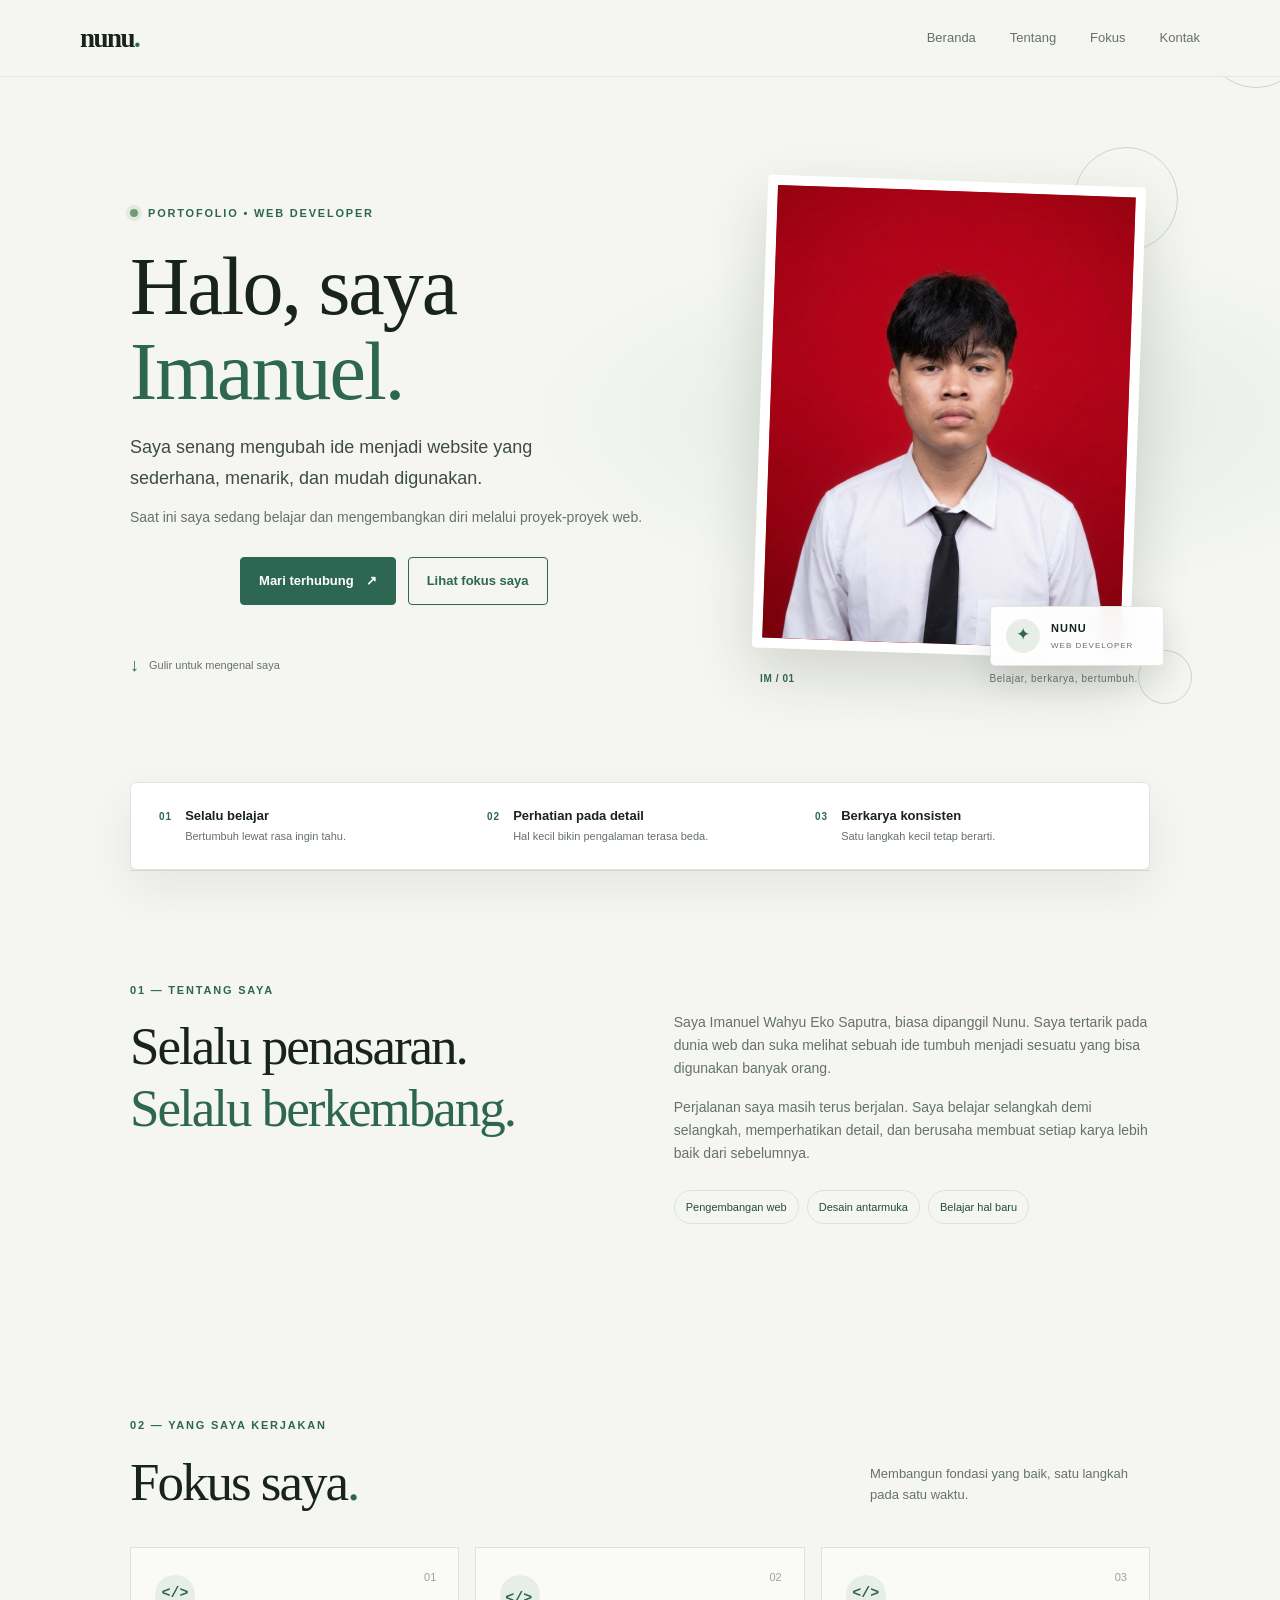
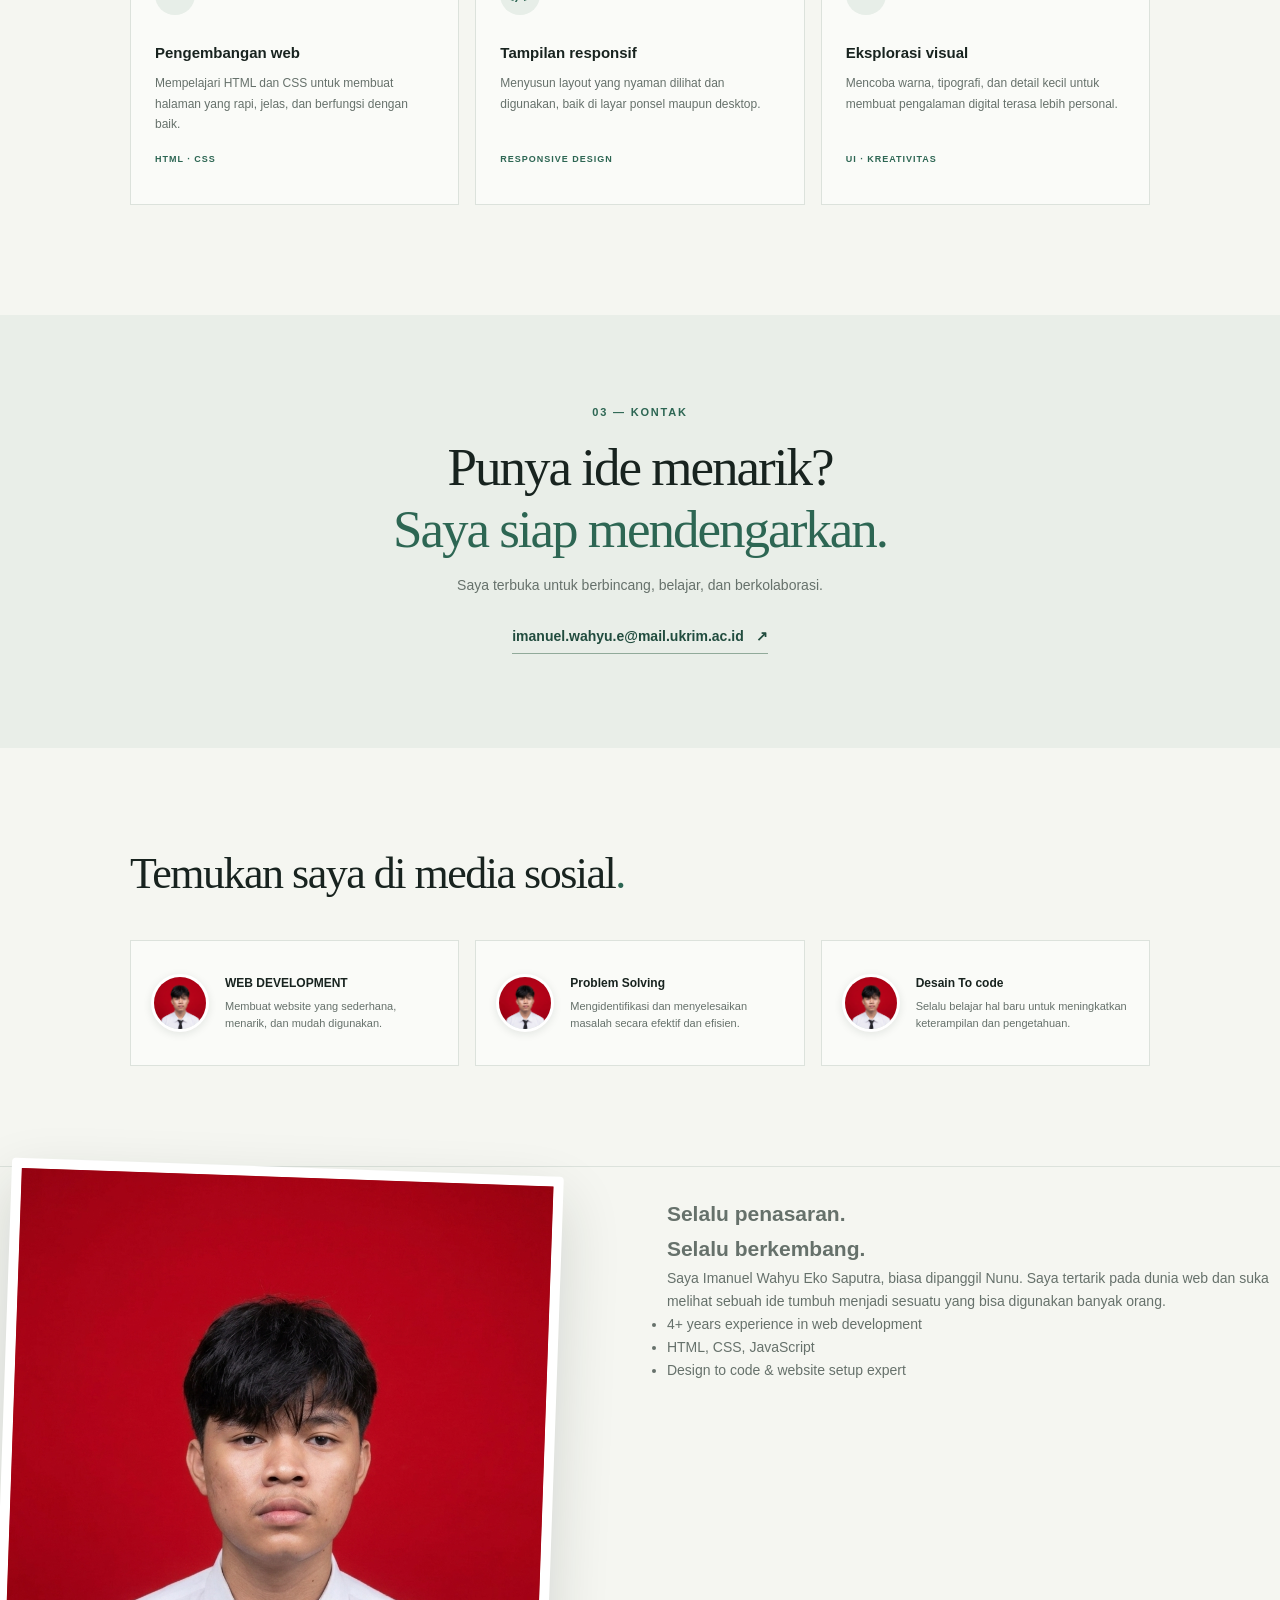
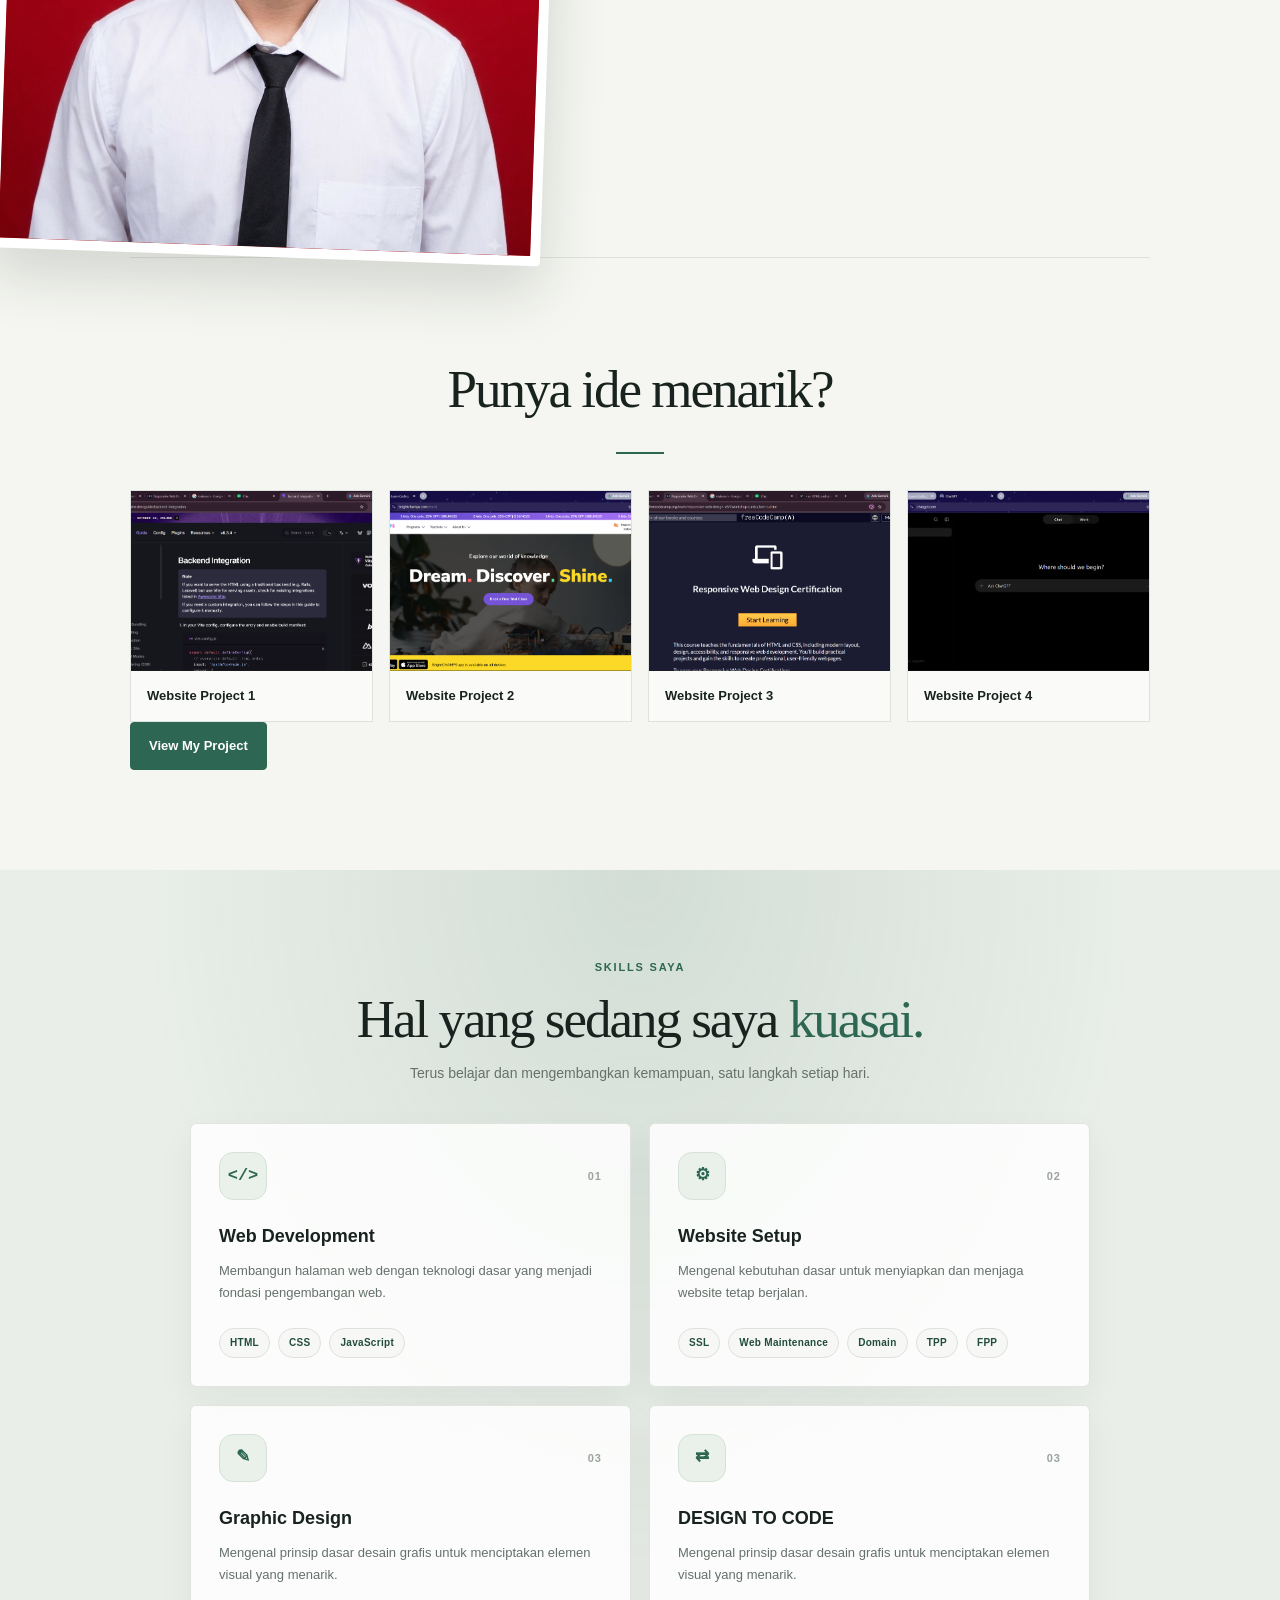
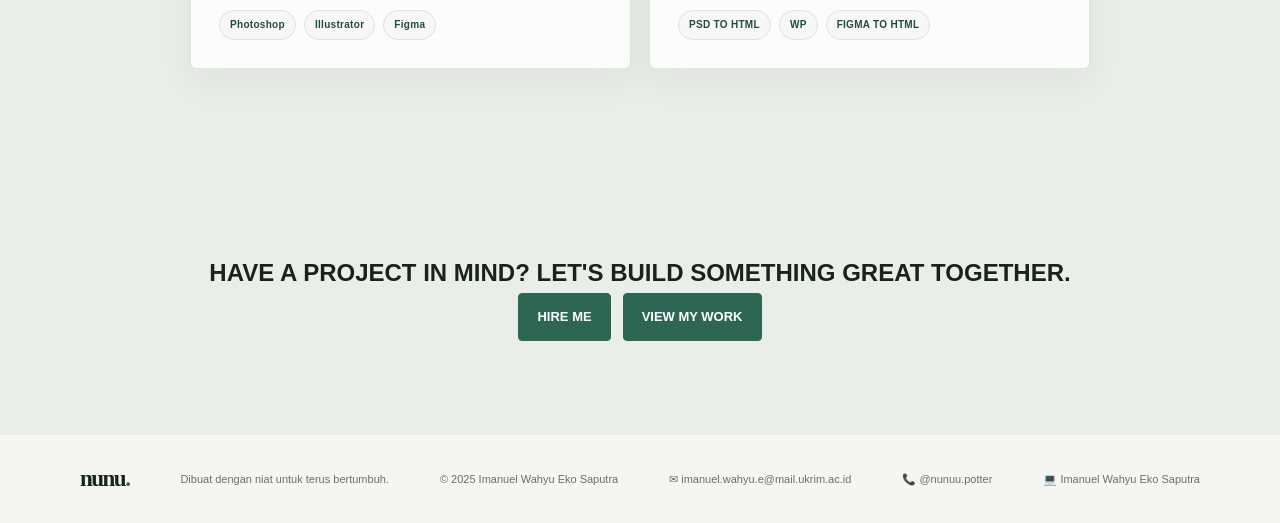
<file: index.html>
<!DOCTYPE html>
<html lang="id">
<head>
    <meta charset="UTF-8">
    <meta name="viewport" content="width=device-width, initial-scale=1.0">
    <meta name="theme-color" content="#f5f6f1">
    <meta name="description" content="Portofolio Imanuel Wahyu Eko Saputra, web developer yang senang membuat pengalaman web yang sederhana dan bermanfaat.">
    <title>Nunu — Web Developer</title>
    <link rel="stylesheet" href="style.css">
</head>
<body>
    <header class="navbar">
        <div class="header-content">
            <a href="#home" class="logo" aria-label="Nunu, kembali ke beranda">nunu<span>.</span></a>
            <nav class="nav-links" aria-label="Navigasi utama">
                <a href="#home">Beranda</a>
                <a href="#about">Tentang</a>
                <a href="#work">Fokus</a>
                <a href="#contact">Kontak</a>
            </nav>
        </div>
    </header>

    <main>
        <section id="home" class="hero">
            <div class="hero-content">
                <div class="hero-copy">
                    <p class="eyebrow"><span class="status-dot"></span> PORTOFOLIO • WEB DEVELOPER</p>
                    <h1>Halo, saya<br><span>Imanuel.</span></h1>
                    <p class="hero-intro">Saya senang mengubah ide menjadi website yang sederhana, menarik, dan mudah digunakan.</p>
                    <p class="hero-desc">Saat ini saya sedang belajar dan mengembangkan diri melalui proyek-proyek web.</p>
                    <div class="button-container">
                        <a href="#contact" class="btn">Mari terhubung <span aria-hidden="true">↗</span></a>
                        <a href="#work" class="btn btn-secondary">Lihat fokus saya</a>
                    </div>
                    <a class="scroll-cue" href="#about"><span aria-hidden="true">↓</span> Gulir untuk mengenal saya</a>
                </div>

                <div class="hero-visual">
                    <div class="photo-frame">
                        <img src="imgnunu/IMANUEL WAHYU EKO SAPUTRA_2642102190.jpg.png" alt="Foto Imanuel Wahyu Eko Saputra">
                    </div>
                    <div class="photo-caption"><span>IM / 01</span><span>Belajar, berkarya, bertumbuh.</span></div>
                    <div class="photo-badge">
                        <span class="photo-badge-mark" aria-hidden="true">✦</span>
                        <span><strong>NUNU</strong><small>WEB DEVELOPER</small></span>
                    </div>
                    <span class="decor decor-one" aria-hidden="true"></span>
                    <span class="decor decor-two" aria-hidden="true"></span>
                </div>
            </div>
        </section>

        <div class="values-strip" aria-label="Nilai dalam berkarya">
            <div class="value-item">
                <span class="value-number">01</span>
                <div><h2>Selalu belajar</h2><p>Bertumbuh lewat rasa ingin tahu.</p></div>
            </div>
            <div class="value-item">
                <span class="value-number">02</span>
                <div><h2>Perhatian pada detail</h2><p>Hal kecil bikin pengalaman terasa beda.</p></div>
            </div>
            <div class="value-item">
                <span class="value-number">03</span>
                <div><h2>Berkarya konsisten</h2><p>Satu langkah kecil tetap berarti.</p></div>
            </div>
        </div>

        <section id="about" class="section about-section">
            <div class="section-heading">
                <p class="eyebrow">01 — TENTANG SAYA</p>
                <h2>Selalu penasaran.<br><span>Selalu berkembang.</span></h2>
            </div>
            <div class="about-copy">
                <p>Saya Imanuel Wahyu Eko Saputra, biasa dipanggil Nunu. Saya tertarik pada dunia web dan suka melihat sebuah ide tumbuh menjadi sesuatu yang bisa digunakan banyak orang.</p>
                <p>Perjalanan saya masih terus berjalan. Saya belajar selangkah demi selangkah, memperhatikan detail, dan berusaha membuat setiap karya lebih baik dari sebelumnya.</p>
                <div class="interest-list" aria-label="Bidang yang saya minati">
                    <span>Pengembangan web</span>
                    <span>Desain antarmuka</span>
                    <span>Belajar hal baru</span>
                </div>
            </div>
        </section>

        <section id="work" class="section focus-section">
            <div class="section-title-row">
                <div class="section-heading">
                    <p class="eyebrow">02 — YANG SAYA KERJAKAN</p>
                    <h2>Fokus saya<span>.</span></h2>
                </div>
                <p class="section-note">Membangun fondasi yang baik, satu langkah pada satu waktu.</p>
            </div>
            <div class="focus-grid">
                <article class="focus-card">
                    <span class="card-number">01</span>
                    <div class="card-icon" aria-hidden="true">&lt;/&gt;</div>
                    <h3>Pengembangan web</h3>
                    <p>Mempelajari HTML dan CSS untuk membuat halaman yang rapi, jelas, dan berfungsi dengan baik.</p>
                    <span class="card-tag">HTML · CSS</span>
                </article>
                <article class="focus-card">
                    <span class="card-number">02</span>
                    <div class="card-icon card-icon-grid" aria-hidden="true">&lt;/&gt;</div>
                    <h3>Tampilan responsif</h3>
                    <p>Menyusun layout yang nyaman dilihat dan digunakan, baik di layar ponsel maupun desktop.</p>
                    <span class="card-tag">RESPONSIVE DESIGN</span>
                </article>
                <article class="focus-card">
                    <span class="card-number">03</span>
                    <div class="card-icon" aria-hidden="true">&lt;/&gt;</div>
                    <h3>Eksplorasi visual</h3>
                    <p>Mencoba warna, tipografi, dan detail kecil untuk membuat pengalaman digital terasa lebih personal.</p>
                    <span class="card-tag">UI · KREATIVITAS</span>
                </article>
            </div>
        </section>

        <section id="contact" class="contact-section">
            <div class="contact-inner">
                <p class="eyebrow">03 — KONTAK</p>
                <h2>Punya ide menarik?<br><span>Saya siap mendengarkan.</span></h2>
                <p>Saya terbuka untuk berbincang, belajar, dan berkolaborasi.</p>
                <a class="contact-link" href="mailto:imanuel.wahyu.e@mail.ukrim.ac.id">imanuel.wahyu.e@mail.ukrim.ac.id <span aria-hidden="true">↗</span></a>
            </div>
        </section>
        <section class="place-holder-section">
            <div class="social-inner">
                <h2>Temukan saya di media sosial<span>.</span></h2>
                <span class="social-links"></span>
                
                <div class="service-grid">
                    <div class="service">
                        <div>
                            <img src="imgnunu/IMANUEL WAHYU EKO SAPUTRA_2642102190.jpg.png" alt="Foto Imanuel Wahyu Eko Saputra" class="social-icon">
                        </div>
                        <h3>WEB DEVELOPMENT</h3>
                        <p>Membuat website yang sederhana, menarik, dan mudah digunakan.</p>
                    </div>
                    <div class="service">
                        <div class="placeholder service-img">
                            <img src="imgnunu/IMANUEL WAHYU EKO SAPUTRA_2642102190.jpg.png" alt="Foto Imanuel Wahyu Eko Saputra" class="social-icon">
                        </div>
                        <h3>Problem Solving</h3>
                        <p>Mengidentifikasi dan menyelesaikan masalah secara efektif dan efisien.</p>
                    </div>
                    <div class="service">
                        <div class="placeholder service-img">
                            <img src="imgnunu/IMANUEL WAHYU EKO SAPUTRA_2642102190.jpg.png" alt="Foto Imanuel Wahyu Eko Saputra" class="social-icon">
                        </div>
                        <h3>Desain To code</h3>
                        <p>Selalu belajar hal baru untuk meningkatkan keterampilan dan pengetahuan.</p>
                    </div>
                </div>
            </div>
        </section>
        <section class="about-section">
            <div class="about-photo photo-frame">
                <img src="imgnunu/IMANUEL WAHYU EKO SAPUTRA_2642102190.jpg.png" alt="Foto Imanuel Wahyu Eko Saputra">
            </div>
            <div class="about-copy">
                <h2>Selalu penasaran.<br><span>Selalu berkembang.</span></h2>
                <span class="decor decor-one" aria-hidden="true"></span>
                <p>Saya Imanuel Wahyu Eko Saputra, biasa dipanggil Nunu. Saya tertarik pada dunia web dan suka melihat sebuah ide tumbuh menjadi sesuatu yang bisa digunakan banyak orang.</p>
                <ul class="check-list">
                    <li>4+ years experience in web development</li>
                    <li>HTML, CSS, JavaScript</li>
                    <li>Design to code &amp; website setup expert</li>
                </ul>
            </div>
        </section>
        <section class="Portofolio" id="portfolio">
                <h2>Punya ide menarik?</h2>
                <span class="short-line center-line"></span>
                <div class="portofolio-grid">
                    <a href="https://vite.dev/guide/backend-integration">
                        <div class="placeholder project-img">
                            <img src="imgnunu/Screenshot 2026-11-02 181308.png" alt="Project 1" class="project-img">
                        </div>
                        <h3>Website Project 1</h3>
                    </a>
                    <a href="https://brightchamps.com/en-id">
                        <div class="placeholder project-img">
                            <img src="imgnunu/brightchamps.png" alt="Project 2" class="project-img">
                        </div>
                        <h3>Website Project 2</h3>
                    </a>
                    <a href="https://www.freecodecamp.org/learn/responsive-web-design-v9/#workshop-curriculum-outline">
                        <div class="placeholder project-img">
                            <img src="imgnunu/Screenshot 2026-11-02 181150.png" alt="Project 3" class="project-img">
                        </div>
                        <h3>Website Project 3</h3>
                    </a>
                    <a href="https://chatgpt.com/">
                        <div class="placeholder project-img">
                            <img src="imgnunu/chatgpt.png" alt="Project 4" class="project-img">
                        </div>
                        <h3>Website Project 4</h3>
                    </a>
                </div>
                <div class="center-button">
                    <a href="https://chatgpt.com/" class="btn">View My Project</a>
                </div>
        </section>
        <section class="skills-section" aria-labelledby="skills-title">
            <div class="skills-heading">
                <p class="eyebrow">SKILLS SAYA</p>
                <h2 id="skills-title">Hal yang sedang saya <span>kuasai.</span></h2>
                <p>Terus belajar dan mengembangkan kemampuan, satu langkah setiap hari.</p>
            </div>
            <div class="skills-grid">
                <article class="skill-card">
                    <div class="skill-card-top">
                        <span class="skill-icon" aria-hidden="true">&lt;/&gt;</span>
                        <span class="skill-number">01</span>
                    </div>
                    <h3>Web Development</h3>
                    <p>Membangun halaman web dengan teknologi dasar yang menjadi fondasi pengembangan web.</p>
                    <div class="skill-tags" aria-label="Teknologi web">
                        <span>HTML</span>
                        <span>CSS</span>
                        <span>JavaScript</span>
                    </div>
                </article>
                <article class="skill-card">
                    <div class="skill-card-top">
                        <span class="skill-icon" aria-hidden="true">&#9881;</span>
                        <span class="skill-number">02</span>
                    </div>
                    <h3>Website Setup</h3>
                    <p>Mengenal kebutuhan dasar untuk menyiapkan dan menjaga website tetap berjalan.</p>
                    <div class="skill-tags" aria-label="Website setup">
                        <span>SSL</span>
                        <span>Web Maintenance</span>
                        <span>Domain</span>
                        <span>TPP</span>
                        <span>FPP</span>
                    </div>
                </article>
                <article class="skill-card">
                    <div class="skill-card-top">
                        <span class="skill-icon" aria-hidden="true">&#9998;</span>
                        <span class="skill-number">03</span>
                    </div>
                    <h3>Graphic Design</h3>
                    <p>Mengenal prinsip dasar desain grafis untuk menciptakan elemen visual yang menarik.</p>
                    <div class="skill-tags" aria-label="Graphic design">
                        <span>Photoshop</span>
                        <span>Illustrator</span>
                        <span>Figma</span>
                    </div>
                </article>
                <article class="skill-card">
                    <div class="skill-card-top">
                        <span class="skill-icon" aria-hidden="true">&#8644;</span>
                        <span class="skill-number">03</span>
                    </div>
                    <h3>DESIGN TO CODE</h3>
                    <p>Mengenal prinsip dasar desain grafis untuk menciptakan elemen visual yang menarik.</p>
                    <div class="skill-tags" aria-label="Graphic design">
                        <span>PSD TO HTML</span>
                        <span>WP</span>
                        <span>FIGMA TO HTML</span>
                    </div>
                </article>
            </div>
        </section>
        <section class="contact-section">
            <h2>HAVE A PROJECT IN MIND? LET'S BUILD SOMETHING GREAT TOGETHER.</h2>
            <div class="button-container">
                <a href="#contact " class="btn btn-white">HIRE ME</a>
                <a href="#work" class="btn btn-white">VIEW MY WORK</a>
            </div>
        </section>
    </main>
    <footer class="site-footer">
        <a href="#home" class="logo">nunu<span>.</span></a>
        <p>Dibuat dengan niat untuk terus bertumbuh.</p>
        <span>© 2025 Imanuel Wahyu Eko Saputra</span>
        <p><span class="icon">&#9993;</span>
        <a href="mailto:imanuel.wahyu.e@mail.ukrim.ac.id">imanuel.wahyu.e@mail.ukrim.ac.id</a>
        </p>
        <p><span class="icon">&#128222;</span>
        <a href="https://www.instagram.com/nunuu.potter" target="_blank">@nunuu.potter</a>
        </p>
        <p><span class="icon">&#128187;</span>
        <a href="https://www.facebook.com/share/1CA7paibaE/" target="_blank">Imanuel Wahyu Eko Saputra</a>
        </p>
    </footer>
</body>
</html>
</file>
<file: style.css>
:root {
  color-scheme: light;
  --ink: #18231f;
  --muted: #66716b;
  --paper: #f5f6f1;
  --surface: #fff;
  --accent: #2d6653;
  --accent-dark: #214c3e;
  --line: #dce2dc;
}

* {
  box-sizing: border-box;
  margin: 0;
  padding: 0;
}

html {
  scroll-behavior: smooth;
  scroll-padding-top: 90px;
}

body {
  min-width: 320px;
  background: var(--paper);
  color: var(--ink);
  font-family: "Trebuchet MS", Arial, sans-serif;
  line-height: 1.65;
}

a {
  color: inherit;
  text-decoration: none;
}

a:focus-visible {
  outline: 3px solid #7aa994;
  outline-offset: 4px;
}

.navbar {
  position: sticky;
  top: 0;
  z-index: 10;
  border-bottom: 1px solid rgb(220 226 220 / 75%);
  background: rgb(245 246 241 / 90%);
  backdrop-filter: blur(14px);
}

.header-content {
  display: flex;
  width: min(1120px, calc(100% - 48px));
  min-height: 76px;
  margin: 0 auto;
  align-items: center;
  justify-content: space-between;
  gap: 28px;
}

.logo {
  color: var(--ink);
  font-family: Georgia, "Times New Roman", serif;
  font-size: 27px;
  font-weight: 700;
  letter-spacing: -1.5px;
}

.logo span,
.section-heading h2 span {
  color: var(--accent);
}

.nav-links {
  display: flex;
  align-items: center;
  gap: 34px;
  color: var(--muted);
  font-size: 13px;
}

.nav-links a {
  position: relative;
  padding: 8px 0;
  transition: color 160ms ease;
}

.nav-links a::after {
  position: absolute;
  right: 0;
  bottom: 3px;
  left: 0;
  height: 1px;
  background: var(--accent);
  content: "";
  transform: scaleX(0);
  transform-origin: left;
  transition: transform 160ms ease;
}

.nav-links a:hover,
.nav-links a:focus-visible {
  color: var(--accent);
}

.nav-links a:hover::after,
.nav-links a:focus-visible::after {
  transform: scaleX(1);
}

.hero {
  display: flex;
  min-height: min(740px, calc(100svh - 76px));
  padding: 78px 24px 88px;
  align-items: center;
  overflow: hidden;
  background:
    radial-gradient(ellipse at 76% 46%, rgb(45 102 83 / 9%), transparent 33%),
    var(--paper);
}

.hero-content {
  display: grid;
  width: min(1020px, 100%);
  margin: 0 auto;
  grid-template-columns: minmax(0, 1fr) minmax(280px, 390px);
  align-items: center;
  column-gap: clamp(48px, 8vw, 112px);
  animation: rise-in 600ms ease-out both;
}

.hero-copy {
  padding: 12px 0;
}

.eyebrow {
  color: var(--accent);
  font-size: 11px;
  font-weight: 700;
  letter-spacing: 1.8px;
}

.hero-copy .eyebrow {
  display: flex;
  align-items: center;
  gap: 10px;
}

.status-dot {
  width: 8px;
  height: 8px;
  border-radius: 50%;
  background: #6d9d78;
  box-shadow: 0 0 0 4px rgb(109 157 120 / 14%);
}

.hero h1,
.section-heading h2,
.contact-inner h2 {
  font-family: Georgia, "Times New Roman", serif;
  font-weight: 500;
  letter-spacing: -2px;
}

.hero h1 {
  margin: 22px 0 18px;
  font-size: clamp(58px, 7vw, 82px);
  line-height: 1.04;
}

.hero h1 span,
.section-heading h2 span,
.contact-inner h2 span {
  color: var(--accent);
}

.hero-intro {
  max-width: 460px;
  color: #3f4b44;
  font-size: 18px;
  line-height: 1.7;
}

.hero-desc {
  margin: 12px 0 28px;
  color: var(--muted);
  font-size: 14px;
}

.button-container {
  display: flex;
  flex-wrap: wrap;
  gap: 12px;
}

.btn {
  display: inline-flex;
  min-height: 48px;
  padding: 11px 18px;
  align-items: center;
  justify-content: center;
  gap: 12px;
  border: 1px solid var(--accent);
  border-radius: 4px;
  background: var(--accent);
  color: var(--surface);
  font-size: 13px;
  font-weight: 700;
  transition: background-color 160ms ease, border-color 160ms ease, transform 160ms ease;
}

.btn:hover,
.btn:focus-visible {
  transform: translateY(-2px);
  border-color: var(--accent-dark);
  background: var(--accent-dark);
}

.btn-secondary {
  background: transparent;
  color: var(--accent);
}

.btn-secondary:hover,
.btn-secondary:focus-visible {
  background: #e8eee9;
}

.scroll-cue {
  display: inline-flex;
  margin-top: 46px;
  align-items: center;
  gap: 10px;
  color: var(--muted);
  font-size: 11px;
}

.scroll-cue span {
  color: var(--accent);
  font-size: 18px;
}

.hero-visual {
  position: relative;
  width: 100%;
  padding: 18px 12px 34px 0;
}

.photo-frame {
  position: relative;
  z-index: 1;
  width: 100%;
  aspect-ratio: 4 / 5;
  overflow: hidden;
  border: 10px solid var(--surface);
  border-radius: 4px;
  background: #a90d17;
  box-shadow: 0 24px 60px rgb(24 35 31 / 16%);
  transform: rotate(2deg);
  transition: transform 240ms ease, box-shadow 240ms ease;
}

.photo-frame:hover {
  box-shadow: 0 30px 70px rgb(24 35 31 / 22%);
  transform: rotate(0) translateY(-4px);
}

.photo-frame img {
  display: block;
  width: 100%;
  height: 100%;
  object-fit: cover;
  object-position: center 34%;
}

.photo-caption {
  position: relative;
  z-index: 2;
  display: flex;
  margin-top: 18px;
  justify-content: space-between;
  gap: 12px;
  color: var(--muted);
  font-size: 10px;
  letter-spacing: 0.6px;
}

.photo-caption span:first-child {
  color: var(--accent);
  font-weight: 700;
}

.photo-badge {
  position: absolute;
  right: -14px;
  bottom: 56px;
  z-index: 3;
  display: flex;
  min-width: 174px;
  padding: 12px 15px;
  align-items: center;
  gap: 11px;
  border: 1px solid rgb(220 226 220 / 85%);
  border-radius: 5px;
  background: rgb(255 255 255 / 94%);
  box-shadow: 0 14px 34px rgb(24 35 31 / 13%);
  backdrop-filter: blur(10px);
}

.photo-badge-mark {
  display: grid;
  width: 34px;
  height: 34px;
  place-items: center;
  border-radius: 50%;
  background: #e7eee8;
  color: var(--accent);
  font-size: 17px;
}

.photo-badge strong,
.photo-badge small {
  display: block;
}

.photo-badge strong {
  font-size: 11px;
  letter-spacing: 1px;
}

.photo-badge small {
  margin-top: 2px;
  color: var(--muted);
  font-size: 8px;
  letter-spacing: 1px;
}

.decor {
  position: absolute;
  display: block;
  border: 1px solid rgb(45 102 83 / 22%);
  border-radius: 50%;
}

.decor-one {
  top: -16px;
  right: -28px;
  width: 104px;
  height: 104px;
}

.decor-two {
  right: -42px;
  bottom: 18px;
  width: 54px;
  height: 54px;
  background: var(--paper);
}

.values-strip {
  position: relative;
  z-index: 2;
  display: grid;
  width: min(1020px, calc(100% - 48px));
  margin: -35px auto 0;
  padding: 24px 28px;
  grid-template-columns: repeat(3, minmax(0, 1fr));
  gap: 22px;
  border: 1px solid rgb(220 226 220 / 90%);
  border-radius: 6px;
  background: rgb(255 255 255 / 94%);
  box-shadow: 0 18px 48px rgb(24 35 31 / 7%);
}

.value-item {
  display: flex;
  min-width: 0;
  align-items: flex-start;
  gap: 13px;
}

.value-number {
  padding-top: 2px;
  color: var(--accent);
  font-size: 10px;
  font-weight: 700;
  letter-spacing: 1px;
}

.value-item h2 {
  margin-bottom: 3px;
  font-size: 13px;
  line-height: 1.4;
}

.value-item p {
  color: var(--muted);
  font-size: 11px;
  line-height: 1.5;
}

.section {
  width: min(1020px, calc(100% - 48px));
  margin: 0 auto;
  padding: 110px 0;
}

.about-section {
  display: grid;
  grid-template-columns: minmax(0, 0.9fr) minmax(0, 1fr);
  gap: clamp(40px, 9vw, 120px);
  border-top: 1px solid var(--line);
}

.section-heading h2,
.contact-inner h2 {
  margin-top: 16px;
  font-size: clamp(36px, 4.7vw, 53px);
  line-height: 1.17;
}

.about-copy {
  padding-top: 30px;
  color: var(--muted);
  font-size: 14px;
}

.about-copy p + p {
  margin-top: 16px;
}

.interest-list {
  display: flex;
  margin-top: 25px;
  flex-wrap: wrap;
  gap: 8px;
}

.interest-list span {
  padding: 7px 11px;
  border: 1px solid var(--line);
  border-radius: 30px;
  color: var(--accent-dark);
  font-size: 11px;
}

.focus-section {
  padding-top: 82px;
}

.section-title-row {
  display: flex;
  margin-bottom: 34px;
  align-items: end;
  justify-content: space-between;
  gap: 30px;
}

.section-note {
  max-width: 280px;
  padding-bottom: 7px;
  color: var(--muted);
  font-size: 13px;
}

.focus-grid {
  display: grid;
  grid-template-columns: repeat(3, minmax(0, 1fr));
  gap: 16px;
}

.focus-card {
  position: relative;
  min-height: 258px;
  padding: 27px 24px 24px;
  border: 1px solid var(--line);
  background: rgb(255 255 255 / 55%);
  transition: border-color 180ms ease, transform 180ms ease, box-shadow 180ms ease;
}

.focus-card:hover {
  transform: translateY(-4px);
  border-color: #b8c9bd;
  box-shadow: 0 16px 34px rgb(24 35 31 / 6%);
}

.card-number {
  position: absolute;
  top: 20px;
  right: 22px;
  color: #9aa49d;
  font-size: 11px;
}

.card-icon {
  display: flex;
  width: 40px;
  height: 40px;
  margin-bottom: 26px;
  align-items: center;
  justify-content: center;
  border-radius: 50%;
  background: #e7eee8;
  color: var(--accent);
  font-family: Consolas, monospace;
  font-size: 15px;
  font-weight: 700;
}

.card-icon-grid {
  display: grid;
  padding: 12px;
  grid-template-columns: repeat(2, 1fr);
  gap: 3px;
}

.card-icon-grid span {
  border-radius: 1px;
  background: var(--accent);
}

.focus-card h3 {
  margin-bottom: 8px;
  font-size: 15px;
  font-weight: 700;
}

.focus-card p {
  min-height: 63px;
  color: var(--muted);
  font-size: 12px;
  line-height: 1.7;
}

.card-tag {
  display: inline-block;
  margin-top: 16px;
  color: var(--accent);
  font-size: 9px;
  font-weight: 700;
  letter-spacing: 1px;
}

.contact-section {
  padding: 88px 24px 94px;
  background: #e9eee8;
  text-align: center;
}

.contact-inner h2 {
  margin: 15px 0 14px;
}

.contact-inner > p:not(.eyebrow) {
  color: var(--muted);
  font-size: 14px;
}

.contact-link {
  display: inline-flex;
  margin-top: 28px;
  padding-bottom: 5px;
  align-items: center;
  gap: 12px;
  border-bottom: 1px solid #91aa9a;
  color: var(--accent-dark);
  font-size: 14px;
  font-weight: 700;
  transition: color 160ms ease, border-color 160ms ease;
}

.contact-link:hover {
  border-color: var(--ink);
  color: var(--ink);
}

.skills-section {
  position: relative;
  padding: 88px 24px 96px;
  overflow: hidden;
  background:
    radial-gradient(ellipse at 50% 0, rgb(45 102 83 / 12%), transparent 55%),
    #e9eee8;
}

.skills-heading {
  max-width: 660px;
  margin: 0 auto 38px;
  text-align: center;
}

.skills-heading h2 {
  margin: 12px 0;
  font-family: Georgia, "Times New Roman", serif;
  font-size: clamp(36px, 4.7vw, 53px);
  font-weight: 500;
  letter-spacing: -2px;
  line-height: 1.17;
}

.skills-heading h2 span {
  color: var(--accent);
}

.skills-heading > p:last-child {
  color: var(--muted);
  font-size: 14px;
}

.skills-grid {
  display: grid;
  width: min(900px, 100%);
  margin: 0 auto;
  grid-template-columns: repeat(2, minmax(0, 1fr));
  gap: 18px;
}

.skill-card {
  position: relative;
  min-width: 0;
  padding: 28px;
  border: 1px solid rgb(220 226 220 / 90%);
  border-radius: 6px;
  background: rgb(255 255 255 / 82%);
  box-shadow: 0 14px 36px rgb(24 35 31 / 5%);
  transition: transform 180ms ease, box-shadow 180ms ease, border-color 180ms ease;
}

.skill-card:hover {
  transform: translateY(-4px);
  border-color: #b8c9bd;
  box-shadow: 0 20px 42px rgb(24 35 31 / 10%);
}

.skill-card-top {
  display: flex;
  margin-bottom: 22px;
  align-items: center;
  justify-content: space-between;
}

.skill-icon {
  display: grid;
  width: 48px;
  height: 48px;
  place-items: center;
  border: 1px solid #d5e2d8;
  border-radius: 14px;
  background: #eaf1eb;
  color: var(--accent);
  font-family: Consolas, monospace;
  font-size: 17px;
  font-weight: 700;
}

.skill-number {
  color: #9aa49d;
  font-size: 11px;
  font-weight: 700;
  letter-spacing: 1px;
}

.skill-card h3 {
  margin-bottom: 8px;
  font-size: 18px;
}

.skill-card > p {
  min-height: 48px;
  color: var(--muted);
  font-size: 13px;
  line-height: 1.7;
}

.skill-tags {
  display: flex;
  margin-top: 20px;
  flex-wrap: wrap;
  gap: 8px;
}

.skill-tags span {
  padding: 6px 10px;
  border: 1px solid var(--line);
  border-radius: 30px;
  background: #f7f8f5;
  color: var(--accent-dark);
  font-size: 10px;
  font-weight: 700;
  letter-spacing: 0.3px;
}

.Portofolio {
  width: min(1020px, calc(100% - 48px));
  margin: 0 auto;
  padding: 88px 0 100px;
  border-top: 1px solid var(--line);
}

.Portofolio h2 {
  font-family: Georgia, "Times New Roman", serif;
  font-size: clamp(36px, 4.7vw, 53px);
  font-weight: 500;
  letter-spacing: -2px;
  text-align: center;
}

.short-line {
  display: block;
  width: 48px;
  height: 2px;
  margin: 18px auto 36px;
  background: var(--accent);
}

.portofolio-grid {
  display: grid;
  grid-template-columns: repeat(4, minmax(0, 1fr));
  gap: 16px;
}

.portofolio-grid > a {
  min-width: 0;
  overflow: hidden;
  border: 1px solid var(--line);
  background: rgb(255 255 255 / 55%);
  transition: border-color 180ms ease, transform 180ms ease, box-shadow 180ms ease;
}

.portofolio-grid > a:hover,
.portofolio-grid > a:focus-visible {
  transform: translateY(-4px);
  border-color: #b8c9bd;
  box-shadow: 0 16px 34px rgb(24 35 31 / 8%);
}

.portofolio-grid .project-img {
  display: block;
  width: 100%;
  aspect-ratio: 4 / 3;
  overflow: hidden;
  background: #e7eee8;
}

.portofolio-grid img.project-img {
  object-fit: cover;
  transition: transform 220ms ease;
}

.portofolio-grid > a:hover img.project-img {
  transform: scale(1.04);
}

.portofolio-grid h3 {
  padding: 14px 16px;
  font-size: 13px;
  font-weight: 700;
}

.place-holder-section {
  width: min(1020px, calc(100% - 48px));
  margin: 0 auto;
  padding: 90px 0 100px;
}

.social-inner h2 {
  margin-bottom: 30px;
  font-family: Georgia, "Times New Roman", serif;
  font-size: clamp(30px, 4vw, 44px);
  font-weight: 500;
  letter-spacing: -1.5px;
}

.social-inner h2 span {
  color: var(--accent);
}

.service-grid {
  display: grid;
  grid-template-columns: repeat(3, minmax(0, 1fr));
  gap: 16px;
}

.service {
  display: grid;
  min-width: 0;
  min-height: 126px;
  padding: 20px;
  align-content: center;
  grid-template-columns: 58px minmax(0, 1fr);
  align-items: center;
  gap: 6px 16px;
  border: 1px solid var(--line);
  background: rgb(255 255 255 / 55%);
  transition: border-color 180ms ease, transform 180ms ease, box-shadow 180ms ease;
}

.service:hover {
  transform: translateY(-3px);
  border-color: #b8c9bd;
  box-shadow: 0 14px 30px rgb(24 35 31 / 6%);
}

.service > div {
  width: 58px;
  height: 58px;
  overflow: hidden;
  grid-column: 1;
  grid-row: 1 / span 2;
  border: 3px solid var(--surface);
  border-radius: 50%;
  background: #e7eee8;
  box-shadow: 0 2px 8px rgb(24 35 31 / 10%);
}

.service .social-icon {
  display: block;
  width: 100%;
  height: 100%;
  object-fit: cover;
  object-position: center 30%;
}

.service h3 {
  align-self: end;
  font-size: 12px;
  line-height: 1.4;
}

.service p {
  align-self: start;
  color: var(--muted);
  font-size: 11px;
  line-height: 1.55;
}

.site-footer {
  display: flex;
  width: min(1120px, calc(100% - 48px));
  min-height: 88px;
  margin: 0 auto;
  align-items: center;
  justify-content: space-between;
  gap: 20px;
}

.site-footer .logo {
  font-size: 23px;
}

.site-footer p,
.site-footer > span {
  color: var(--muted);
  font-size: 11px;
}

@keyframes rise-in {
  from {
    transform: translateY(12px);
    opacity: 0;
  }

  to {
    transform: translateY(0);
    opacity: 1;
  }
}

@media (max-width: 720px) {
  .header-content {
    width: min(100% - 36px, 560px);
    min-height: 68px;
  }

  .nav-links {
    gap: 17px;
    font-size: 12px;
  }

  .hero {
    min-height: auto;
    padding: 64px 22px 72px;
  }

  .hero-content {
    width: min(100%, 560px);
    grid-template-columns: minmax(0, 1fr);
    row-gap: 32px;
  }

  .hero h1 {
    font-size: 64px;
  }

  .scroll-cue {
    margin-top: 28px;
  }

  .hero-visual {
    width: min(100%, 380px);
    margin: 0 auto;
    padding-right: 14px;
  }

  .photo-badge {
    right: -4px;
  }

  .decor-two {
    right: -26px;
  }

  .values-strip {
    width: min(100% - 44px, 560px);
    margin-top: -26px;
    padding: 20px;
    grid-template-columns: minmax(0, 1fr);
    gap: 16px;
  }

  .section {
    width: min(100% - 44px, 560px);
    padding: 78px 0;
  }

  .place-holder-section {
    width: min(100% - 44px, 560px);
    padding: 64px 0 76px;
  }

  .Portofolio {
    width: min(100% - 44px, 560px);
    padding: 72px 0 78px;
  }

  .portofolio-grid {
    grid-template-columns: repeat(2, minmax(0, 1fr));
    gap: 12px;
  }

  .service-grid {
    grid-template-columns: minmax(0, 1fr);
    gap: 12px;
  }

  .about-section {
    grid-template-columns: minmax(0, 1fr);
    gap: 10px;
  }

  .about-copy {
    padding-top: 8px;
  }

  .focus-section {
    padding-top: 22px;
  }

  .section-title-row {
    align-items: flex-start;
    flex-direction: column;
    gap: 12px;
  }

  .focus-grid {
    grid-template-columns: minmax(0, 1fr);
    gap: 12px;
  }

  .focus-card {
    min-height: auto;
  }

  .focus-card p {
    min-height: 0;
  }

  .card-tag {
    margin-top: 12px;
  }

  .contact-section {
    padding: 72px 22px 78px;
  }

  .skills-section {
    padding: 70px 22px 76px;
  }

  .skills-grid {
    grid-template-columns: minmax(0, 1fr);
    gap: 12px;
  }

  .skill-card {
    padding: 24px;
  }

  .site-footer {
    width: calc(100% - 44px);
    padding: 22px 0;
    flex-wrap: wrap;
    gap: 6px 16px;
  }
}

@media (max-width: 460px) {
  .header-content {
    width: calc(100% - 32px);
    min-height: 64px;
  }

  .logo {
    font-size: 24px;
  }

  .nav-links {
    gap: 12px;
    font-size: 11px;
  }

  .hero {
    padding: 52px 18px 56px;
  }

  .hero h1 {
    font-size: 56px;
  }

  .hero-intro {
    font-size: 16px;
  }

  .button-container {
    align-items: stretch;
    flex-direction: column;
  }

  .btn {
    width: 100%;
  }

  .photo-caption {
    font-size: 9px;
  }

  .photo-badge {
    right: 0;
    bottom: 48px;
    min-width: 158px;
    padding: 10px 12px;
  }

  .section-heading h2,
  .contact-inner h2 {
    font-size: 37px;
  }

  .contact-link {
    font-size: 12px;
  }

  .portofolio-grid {
    grid-template-columns: minmax(0, 1fr);
  }

  .site-footer {
    flex-direction: column;
    align-items: flex-start;
  }
}

@media (prefers-reduced-motion: reduce) {
  *,
  *::before,
  *::after {
    scroll-behavior: auto !important;
    animation-duration: 0.01ms !important;
    animation-iteration-count: 1 !important;
    transition-duration: 0.01ms !important;
  }
}
.button-container {
  display: flex;
  flex-wrap: wrap;
  gap: 12px;
  justify-content: center;
}
</file>
